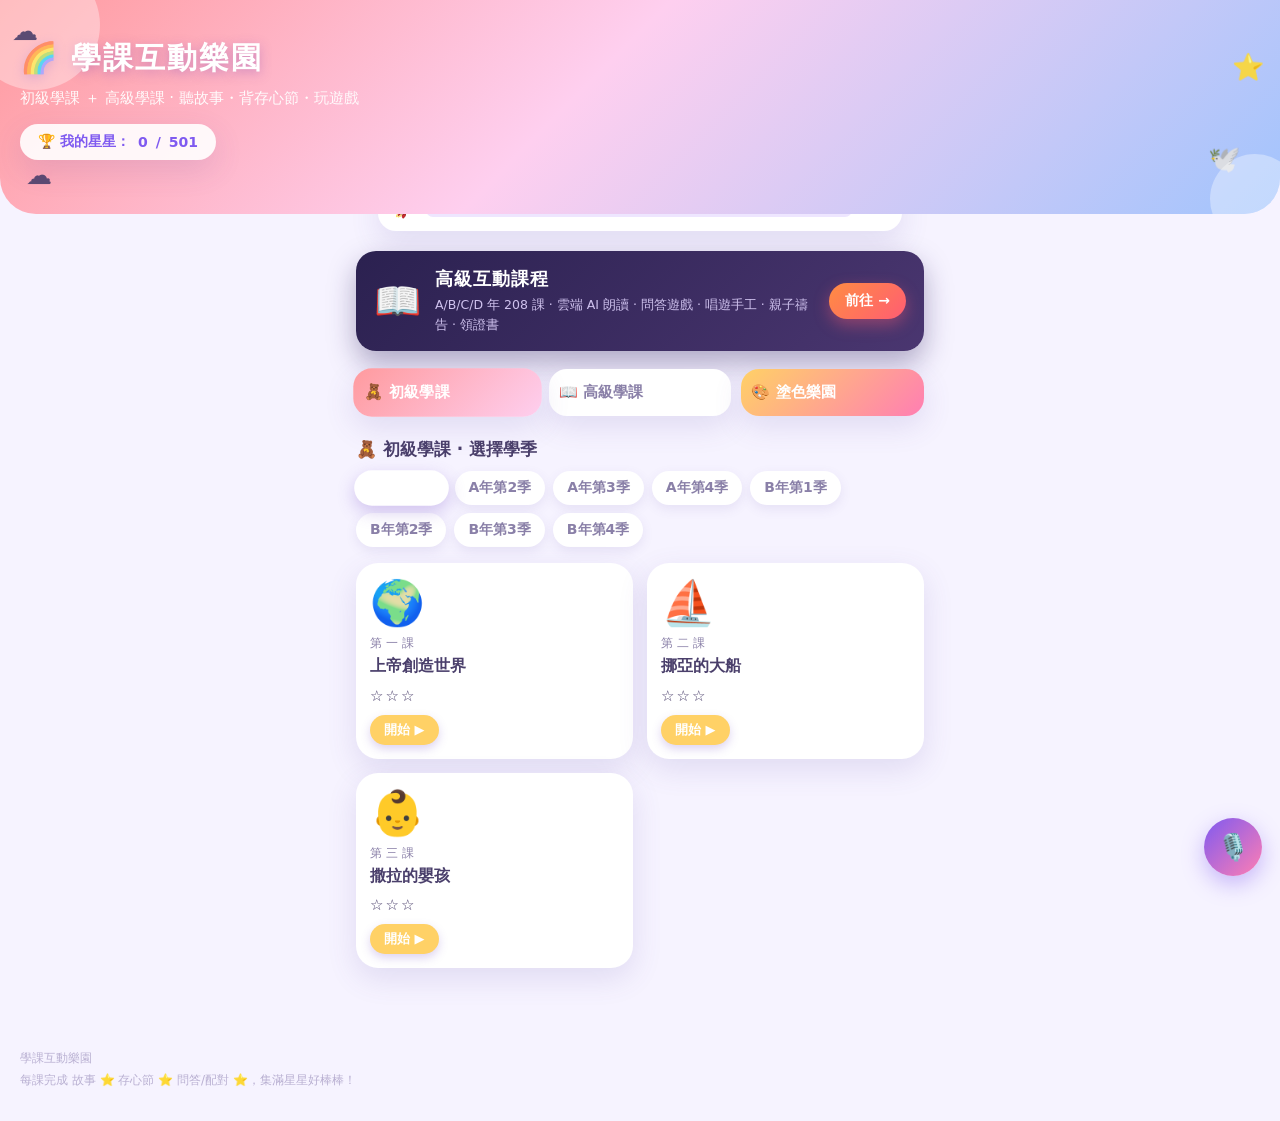
<file: index.html>
<!DOCTYPE html>
<html lang="zh-Hant">
<head>
<meta charset="UTF-8">
<meta name="viewport" content="width=device-width, initial-scale=1, viewport-fit=cover">
<title>學課互動樂園</title>
<link rel="stylesheet" href="css/style.css">
</head>
<body>
  <div class="hero">
    <span class="float" style="top:16px;left:12px;animation-delay:.2s">☁️</span>
    <span class="float" style="top:52px;right:16px;animation-delay:.8s">⭐</span>
    <span class="float" style="bottom:24px;left:26px;animation-delay:1.4s">☁️</span>
    <span class="float" style="bottom:40px;right:40px;animation-delay:.5s">🕊️</span>
    <h1>🌈 學課互動樂園</h1>
    <p class="sub">初級學課 ＋ 高級學課 · 聽故事・背存心節・玩遊戲</p>
    <div class="trophy">🏆 我的星星：<b id="starTotal">0</b> / <span id="starMax">0</span></div>
  </div>

  <div class="progress-wrap">
    <div class="progress-card">
      <span>🚀</span>
      <div class="bar"><i id="barFill"></i></div>
      <b id="pct">0%</b>
    </div>
  </div>


  <div class="sister-wrap">
    <a class="sister-card" href="https://lqjymnl2026.github.io/du-shu-ba/">
      <span class="sc-icon">📖</span>
      <span class="sc-body">
        <b>高級互動課程</b>
        <span>A/B/C/D 年 208 課 · 雲端 AI 朗讀 · 問答遊戲 · 唱遊手工 · 親子禱告 · 領證書</span>
      </span>
      <span class="sc-btn">前往 →</span>
    </a>
  </div>

  <div class="track-switch">
    <button class="track-btn on" data-track="chuji">🧸 初級學課</button>
    <button class="track-btn" data-track="gaoji">📖 高級學課</button>
    <a class="track-btn paint" href="coloring.html">🎨 塗色樂園</a>
  </div>

  <div class="quarters">
    <h2 id="qh">📚 選擇學季</h2>
    <div class="quarter-tabs" id="qtabs"></div>
  </div>

  <div class="lessons" id="lessons"></div>

  <div class="footer">
    學課互動樂園<br>
    每課完成 故事 ⭐ 存心節 ⭐ 問答/配對 ⭐，集滿星星好棒棒！
  </div>

  <button id="voiceFab" class="voice-fab">🎙️</button>
  <div id="voicePanel" class="voice-panel">
    <div class="voice-head">🎙️ 語音設置 <button id="voiceClose">✕</button></div>
    <div id="voiceList"></div>
    <div id="voiceStatus" class="voice-status"></div>
  </div>

  <div class="toast" id="toast"></div>
<script src="data/all_lessons.js"></script>
<script src="js/app.js"></script>
</body>
</html>
</file>
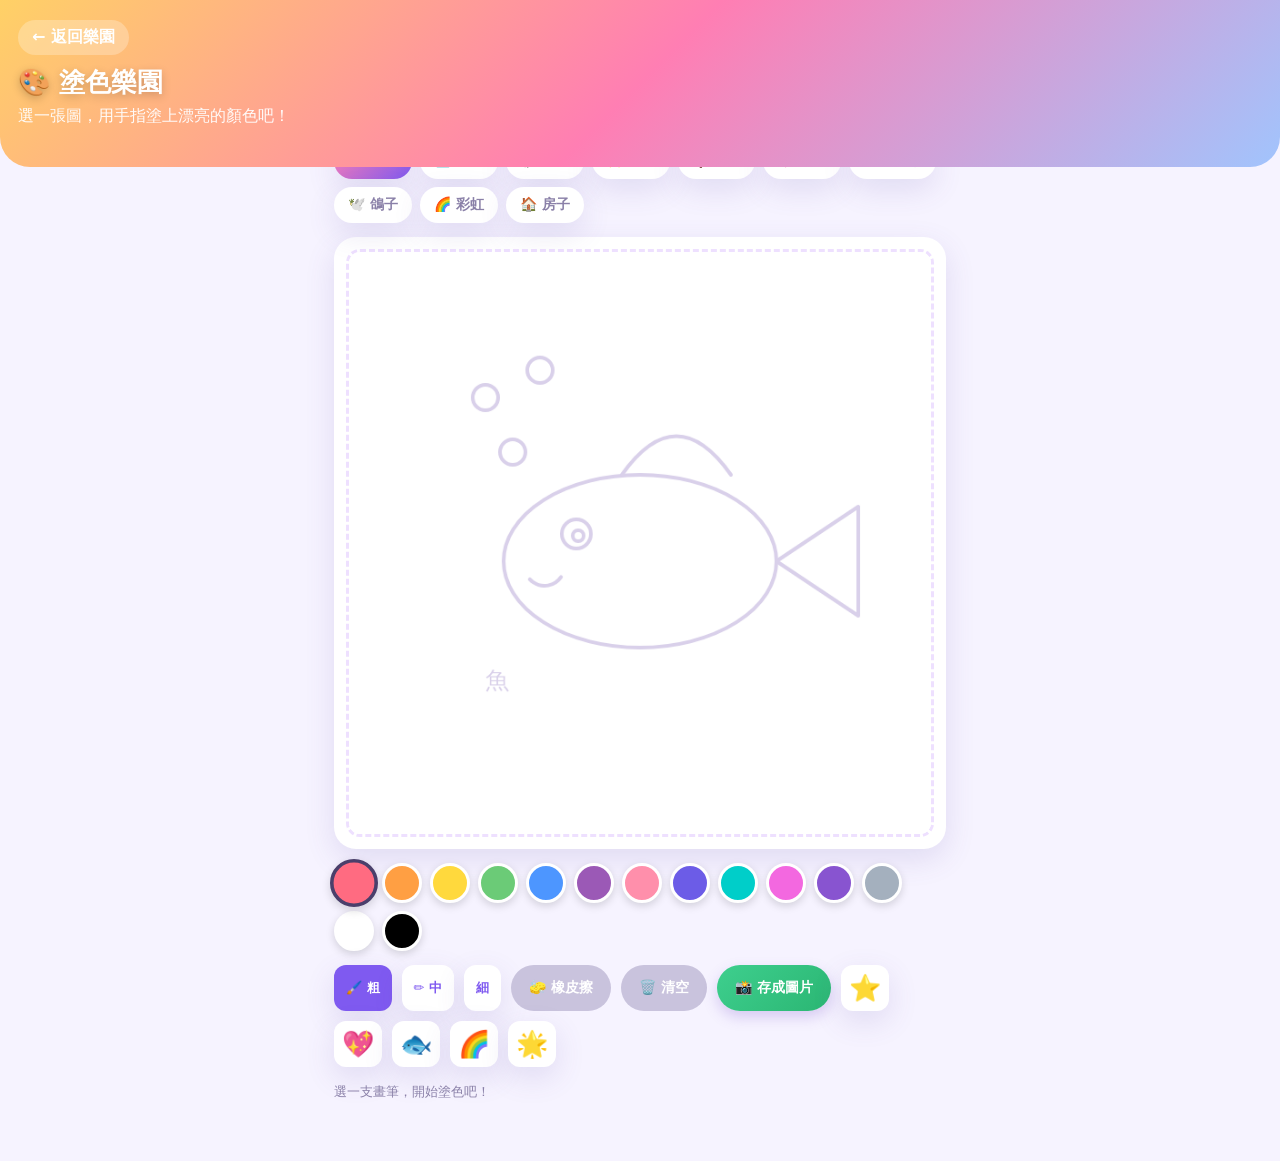
<file: coloring.html>
<!DOCTYPE html>
<html lang="zh-Hant">
<head>
<meta charset="UTF-8">
<meta name="viewport" content="width=device-width, initial-scale=1, viewport-fit=cover">
<title>塗色樂園 - 學課互動樂園</title>
<link rel="stylesheet" href="css/style.css">
<style>
.paint-hero{ background:linear-gradient(135deg,#ffd166,#ff7eb3,#a1c4fd); padding:20px 18px 40px; border-radius:0 0 30px 30px; color:#fff; position:relative; overflow:hidden; }
.paint-hero h1{ font-size:26px; text-shadow:0 3px 10px rgba(0,0,0,.2); }
.paint-body{ max-width:640px; margin:-24px auto 60px; padding:0 14px; }
.scene-tabs{ display:flex; gap:8px; flex-wrap:wrap; margin-bottom:14px; }
.scene-tab{ padding:9px 14px; border-radius:999px; background:#fff; box-shadow:var(--shadow); font-size:14px; font-weight:800; color:var(--sub); }
.scene-tab.on{ background:linear-gradient(135deg,var(--pink),var(--purple)); color:#fff; }
.canvas-wrap{ background:#fff; border-radius:var(--radius); box-shadow:var(--shadow); padding:12px; }
#cvs{ width:100%; height:auto; display:block; background:#fff; border-radius:14px; border:3px dashed #eee0ff; touch-action:none; }
.palette{ display:flex; flex-wrap:wrap; gap:8px; margin-top:14px; align-items:center; }
.swatch{ width:40px; height:40px; border-radius:50%; border:3px solid #fff; box-shadow:0 3px 8px rgba(0,0,0,.15); transition:transform .15s; }
.swatch.on{ transform:scale(1.2); border-color:#4a3f6b; }
.size-btn{ padding:8px 12px; border-radius:12px; background:#fff; box-shadow:var(--shadow); font-size:13px; font-weight:800; color:var(--purple); }
.size-btn.on{ background:var(--purple); color:#fff; }
.tools{ display:flex; gap:10px; flex-wrap:wrap; margin-top:14px; }
.stamp{ font-size:26px; padding:8px; border-radius:12px; background:#fff; box-shadow:var(--shadow); }
</style>
</head>
<body>
  <div class="paint-hero">
    <a class="back" href="index.html" style="display:inline-flex;align-items:center;gap:4px;color:#fff;font-weight:800;background:rgba(255,255,255,.25);padding:7px 14px;border-radius:999px;">← 返回樂園</a>
    <h1 style="margin-top:10px">🎨 塗色樂園</h1>
    <p style="margin-top:6px;opacity:.95">選一張圖，用手指塗上漂亮的顏色吧！</p>
  </div>

  <div class="paint-body">
    <div class="scene-tabs" id="scenes"></div>
    <div class="canvas-wrap">
      <canvas id="cvs" width="640" height="640"></canvas>
    </div>
    <div class="palette" id="palette"></div>
    <div class="tools">
      <button class="size-btn on" data-s="10">🖌️ 粗</button>
      <button class="size-btn" data-s="5">✏️ 中</button>
      <button class="size-btn" data-s="2">細</button>
      <button class="btn gray" id="eraser">🧽 橡皮擦</button>
      <button class="btn gray" id="clearBtn">🗑️ 清空</button>
      <button class="btn green" id="saveBtn">📸 存成圖片</button>
      <span class="stamp" data-e="⭐">⭐</span>
      <span class="stamp" data-e="💖">💖</span>
      <span class="stamp" data-e="🐟">🐟</span>
      <span class="stamp" data-e="🌈">🌈</span>
      <span class="stamp" data-e="🌟">🌟</span>
    </div>
    <div style="text-align:left;margin-top:16px;font-size:13px;color:var(--sub)" id="hint"></div>
  </div>

  <div class="toast" id="toast"></div>
<script src="data/all_lessons.js"></script>
<script src="js/coloring.js"></script>
</body>
</html>
</file>
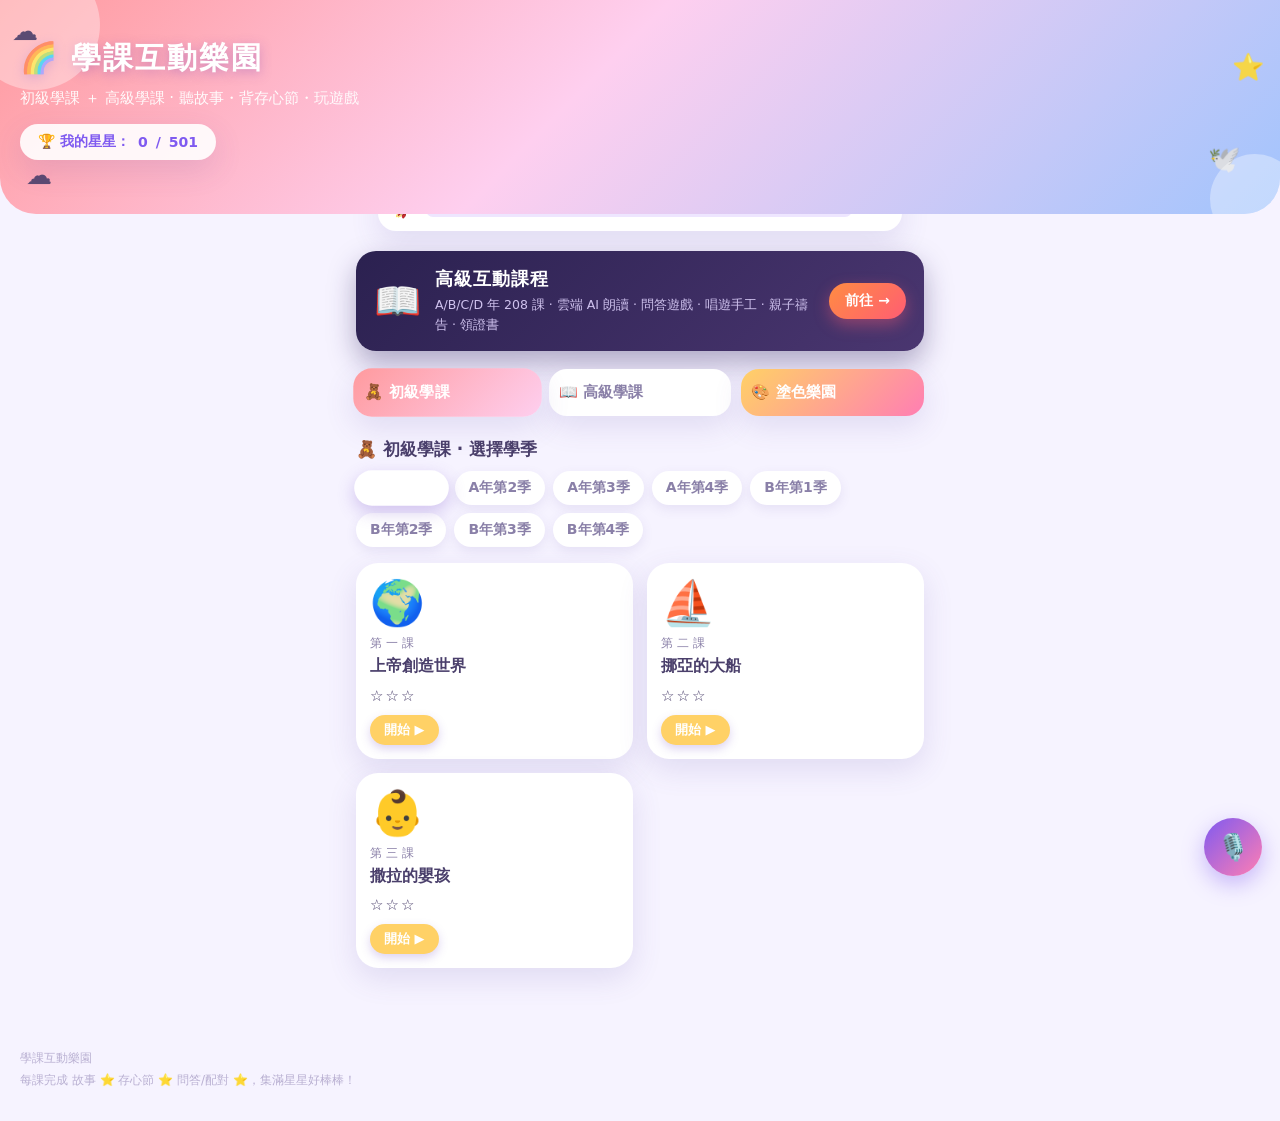
<file: lesson.html>
<!DOCTYPE html>
<html lang="zh-Hant">
<head>
<meta charset="UTF-8">
<meta name="viewport" content="width=device-width, initial-scale=1, viewport-fit=cover">
<title>課程 - 學課互動樂園</title>
<link rel="stylesheet" href="css/style.css">
</head>
<body>
  <div class="ltop" id="ltop">
    <a class="back" href="index.html">← 返回樂園</a><br>
    <span class="qchip" id="qchip"></span>
    <h1><span class="bigico" id="lico"></span><span id="ltitle"></span></h1>
  </div>

  <div class="lbody">
    <div class="card">
      <h3>📖 聖經出處</h3>
      <p class="scripture" id="ljingwen"></p>
    </div>

    <div class="card">
      <h3>💌 本課信息</h3>
      <span class="message-badge" id="lxinxi"></span>
    </div>

    <div class="card">
      <h3>📚 故事時間 <span class="chip" style="background:var(--blue)">第 1 關</span></h3>
      <div class="toolbar">
        <button class="btn play" id="playAll">🔊 全部朗讀</button>
        <button class="btn gray" id="stopAll">⏹ 停止</button>
      </div>
      <div id="story"></div>
      <div style="margin-top:12px;text-align:left">
        <button class="btn star" id="doneStory">⭐ 我聽完故事了！</button>
      </div>
    </div>

    <div class="card">
      <h3>💎 存心節 <span class="chip" style="background:var(--orange)">第 2 關</span></h3>
      <div class="verse-box">
        <div class="q">✦ 本課存心節 ✦</div>
        <div class="v" id="lcunxin"></div>
        <div class="ref" id="lref"></div>
      </div>
      <div class="toolbar" style="margin-top:12px">
        <button class="btn play" id="sayVerse">🔊 跟我讀</button>
        <button class="btn star" id="doneVerse">⭐ 我記住存心節了！</button>
      </div>
    </div>

    <div class="card" id="quizCard">
      <h3>🎯 互動問答 <span class="chip" style="background:var(--green)">第 3 關</span></h3>
      <div id="quiz"></div>
      <div style="text-align:left;margin-top:8px;font-size:13px;color:var(--sub)" id="quizHint">答對全部問題，就可以得到 ⭐</div>
    </div>

    <div class="card" id="matchCard">
      <h3>🔗 故事配對 <span class="chip" style="background:var(--green)">第 3 關</span></h3>
      <p class="scripture" style="margin-bottom:12px">點一張「故事片段」，再點它屬於哪一課，配對成功會連線喔！</p>
      <div id="matchBox"></div>
      <div style="text-align:left;margin-top:8px;font-size:13px;color:var(--sub)">全部配對成功，就可以得到 ⭐</div>
    </div>

    <div class="card">
      <h3>💖 生活回應</h3>
      <div class="action-box" id="laction"></div>
    </div>

    <div class="card">
      <h3>🎨 延伸遊戲</h3>
      <div class="toolbar">
        <a class="btn play" id="paintLink" href="coloring.html">🎨 去塗色</a>
        <button class="btn green" id="sayAll2">🔊 再聽一次</button>
      </div>
    </div>

    <div class="card">
      <h3>🏆 我的星星</h3>
      <div class="star-row" id="starRow">
        <div class="star-box" id="stStory"><span class="sico">⭐</span>故事</div>
        <div class="star-box" id="stVerse"><span class="sico">⭐</span>存心節</div>
        <div class="star-box" id="stThird"><span class="sico">⭐</span>第三關</div>
      </div>
    </div>

    <div style="text-align:left;margin-top:18px">
      <a class="btn green" id="nextBtn" href="index.html">✅ 完成！回到樂園</a>
    </div>
  </div>


  <button id="voiceFab" class="voice-fab">🎙️</button>
  <div id="voicePanel" class="voice-panel">
    <div class="voice-head">🎙️ 語音設置 <button id="voiceClose">✕</button></div>
    <div id="voiceList"></div>
    <div id="voiceStatus" class="voice-status"></div>
  </div>

  <div class="toast" id="toast"></div>
<script src="data/all_lessons.js"></script>
<script src="js/app.js"></script>
</body>
</html>
</file>
<file: css/style.css>
/* ===== 初级学课互动乐园 样式 ===== */
* { margin:0; padding:0; box-sizing:border-box; -webkit-tap-highlight-color:transparent; }
:root{
  --ink:#4a3f6b; --sub:#8a80a8; --card:#ffffff;
  --pink:#ff7eb3; --purple:#7f5af0; --orange:#ffb26b;
  --green:#3ecf8e; --blue:#5b9dfd; --yellow:#ffd166;
  --radius:22px; --shadow:0 10px 30px rgba(90,70,160,.14);
}
html{ -webkit-text-size-adjust:100%; }
body{
  font-family:"PingFang TC","PingFang HK","Noto Sans TC","Microsoft JhengHei",system-ui,sans-serif;
  color:var(--ink); background:#f6f3ff; min-height:100vh;
}
a{ color:inherit; text-decoration:none; }
button{ font-family:inherit; cursor:pointer; border:none; background:none; }

/* ---------- 首页 ---------- */
.hero{
  position:relative; padding:38px 20px 54px; text-align:left;
  background:linear-gradient(135deg,#ff9a9e 0%,#fecfef 45%,#a1c4fd 100%);
  border-radius:0 0 36px 36px; overflow:hidden;
}
.hero::before,.hero::after{ content:""; position:absolute; border-radius:50%; background:rgba(255,255,255,.35); }
.hero::before{ width:130px;height:130px; top:-40px; left:-30px; }
.hero::after{ width:90px;height:90px; bottom:-30px; right:-20px; }
.hero .float{ position:absolute; font-size:26px; animation:floaty 4s ease-in-out infinite; opacity:.9; }
.hero h1{ font-size:30px; color:#fff; text-shadow:0 3px 12px rgba(120,60,180,.35); letter-spacing:2px; }
.hero .sub{ margin-top:10px; color:#fff; font-size:15px; opacity:.95; }
.hero .trophy{
  display:inline-flex; align-items:center; gap:8px; margin-top:16px;
  background:rgba(255,255,255,.9); color:var(--purple); font-weight:700;
  padding:9px 18px; border-radius:999px; font-size:14px; box-shadow:var(--shadow);
}
.progress-wrap{ max-width:560px; margin:-26px auto 8px; padding:0 18px; }
.progress-card{
  background:var(--card); border-radius:18px; padding:12px 16px; box-shadow:var(--shadow);
  display:flex; align-items:center; gap:12px;
}
.progress-card .bar{ flex:1; height:14px; background:#eee6ff; border-radius:999px; overflow:hidden; }
.progress-card .bar i{ display:block; height:100%; width:0%; border-radius:999px;
  background:linear-gradient(90deg,var(--orange),var(--pink),var(--purple)); transition:width .6s ease; }
.progress-card b{ font-size:13px; color:var(--purple); white-space:nowrap; }

.quarters{ max-width:600px; margin:22px auto 6px; padding:0 16px; }
.quarters h2{ font-size:17px; margin-bottom:10px; display:flex; align-items:center; gap:6px; }
.quarter-tabs{ display:flex; gap:8px; flex-wrap:wrap; }
.qtab{
  padding:8px 14px; border-radius:999px; font-size:14px; font-weight:700;
  background:#fff; color:var(--sub); box-shadow:0 4px 12px rgba(90,70,160,.10); transition:.2s;
}
.qtab.on{ color:#fff; transform:scale(1.04); box-shadow:0 6px 16px rgba(120,80,200,.3); }

.lessons{ max-width:600px; margin:16px auto 80px; padding:0 16px; display:grid; grid-template-columns:1fr 1fr; gap:14px; }
.lesson-card{
  background:var(--card); border-radius:var(--radius); padding:18px 14px 14px; box-shadow:var(--shadow);
  transition:transform .18s ease, box-shadow .18s ease; position:relative; overflow:hidden;
}
.lesson-card:active{ transform:scale(.97); }
.lesson-card .icon{ font-size:44px; line-height:1; display:block; }
.lesson-card .lno{ font-size:12px; color:var(--sub); margin-top:10px; }
.lesson-card .ltitle{ font-size:16px; font-weight:800; margin-top:3px; line-height:1.35; }
.lesson-card .stars{ margin-top:10px; font-size:15px; letter-spacing:2px; }
.lesson-card .go{
  display:inline-block; margin-top:10px; padding:6px 14px; border-radius:999px;
  color:#fff; font-size:13px; font-weight:700; box-shadow:0 4px 10px rgba(120,80,200,.25);
}
.empty{ grid-column:1/-1; text-align:left; color:var(--sub); padding:30px 0; }


/* ---------- 姐妹站入口（高級互動課程） ---------- */
.sister-wrap{ max-width:600px; margin:20px auto 2px; padding:0 16px; }
.sister-card{
  display:flex; align-items:center; gap:14px; width:100%;
  background:linear-gradient(135deg,#2b2150,#4a3670); color:#fff; border-radius:20px;
  padding:16px 18px; box-shadow:0 12px 28px rgba(40,25,90,.35); transition:.2s;
  text-align:left;
}
.sister-card:hover{ transform:translateY(-3px); box-shadow:0 16px 34px rgba(40,25,90,.45); }
.sister-card .sc-icon{ font-size:38px; flex-shrink:0; }
.sister-card .sc-body{ flex:1; min-width:0; }
.sister-card .sc-body b{ font-size:18px; letter-spacing:1px; display:block; color:#fff; }
.sister-card .sc-body span{ font-size:12.5px; color:#cfc2ee; display:block; margin-top:4px; line-height:1.6; }
.sister-card .sc-btn{ background:linear-gradient(135deg,#ff8c42,#ff5d73); color:#fff; font-weight:900; font-size:14px;
  border-radius:999px; padding:9px 16px; flex-shrink:0; box-shadow:0 6px 16px rgba(255,93,115,.4); }

/* ---------- 课程页 ---------- */
.ltop{
  position:relative; padding:20px 18px 46px; color:#fff; overflow:hidden;
  background:linear-gradient(135deg,var(--lc1,#ff9a9e),var(--lc2,#fecfef));
}
.ltop .back{
  display:inline-flex; align-items:center; gap:4px; color:#fff; font-size:15px; font-weight:700;
  background:rgba(255,255,255,.25); padding:7px 14px; border-radius:999px; backdrop-filter:blur(4px);
}
.ltop .qchip{
  display:inline-block; margin-top:14px; background:rgba(255,255,255,.9); color:var(--purple);
  font-size:13px; font-weight:700; padding:5px 12px; border-radius:999px;
}
.ltop h1{ font-size:26px; margin-top:10px; text-shadow:0 3px 10px rgba(0,0,0,.15); display:flex; align-items:center; gap:10px; }
.ltop .bigico{ font-size:44px; }

.lbody{ max-width:620px; margin:-30px auto 80px; padding:0 16px; }
.card{
  background:var(--card); border-radius:var(--radius); box-shadow:var(--shadow);
  padding:20px 18px; margin-top:16px;
}
.card h3{ font-size:16px; display:flex; align-items:center; gap:8px; margin-bottom:12px; }
.card h3 .chip{ font-size:12px; color:#fff; padding:3px 9px; border-radius:999px; }

.scripture{ font-size:14px; color:var(--sub); line-height:1.7; }
.message-badge{
  display:block; text-align:left; font-size:21px; font-weight:900; color:#fff; padding:18px;
  border-radius:16px; background:linear-gradient(135deg,var(--pink),var(--purple)); box-shadow:0 8px 20px rgba(127,90,240,.3);
  letter-spacing:1px;
}

.story-para{
  background:#fdfaff; border:2px solid #f0e8ff; border-radius:16px; padding:16px;
  font-size:20px; line-height:1.9; margin-bottom:12px; color:#5b4a86; letter-spacing:.5px; position:relative;
}
.story-para .pnum{
  position:absolute; top:-10px; left:12px; background:var(--pink); color:#fff; font-size:11px;
  width:22px;height:22px;border-radius:50%; display:flex;align-items:center;justify-content:center; font-weight:700;
}
.story-para .say{ display:inline-block; margin-left:6px; font-size:17px; vertical-align:middle; }
.toolbar{ display:flex; gap:10px; flex-wrap:wrap; margin-bottom:12px; }
.btn{
  display:inline-flex; align-items:center; gap:6px; padding:10px 18px; border-radius:999px;
  font-size:14px; font-weight:800; color:#fff; box-shadow:0 6px 14px rgba(120,80,200,.25);
  transition:transform .15s; 
}
.btn:active{ transform:scale(.95); }
.btn.play{ background:linear-gradient(135deg,var(--blue),var(--purple)); }
.btn.star{ background:linear-gradient(135deg,var(--orange),var(--pink)); }
.btn.green{ background:linear-gradient(135deg,#3ecf8e,#2bb673); }
.btn.gray{ background:#c9c3dd; box-shadow:none; }

.verse-box{
  background:linear-gradient(135deg,#fff7e6,#ffeef5); border:2px dashed #ffc98a; border-radius:16px;
  padding:18px; text-align:left;
}
.verse-box .q{ font-size:11px; color:#c98a3d; letter-spacing:2px; }
.verse-box .v{ font-size:20px; font-weight:800; line-height:1.8; color:#8a5a1a; margin-top:6px; }
.verse-box .ref{ font-size:13px; color:#b08a4a; margin-top:8px; }

.q-item{ margin-bottom:18px; }
.q-item .qq{ font-size:16px; font-weight:800; margin-bottom:10px; }
.q-opts{ display:grid; gap:8px; }
.qopt{
  text-align:left; padding:12px 14px; border-radius:14px; border:2px solid #eee6ff; background:#fdfaff;
  font-size:15px; color:var(--ink); font-weight:600; transition:.2s; display:flex; align-items:center; gap:8px;
}
.qopt .key{ width:24px;height:24px;border-radius:50%;background:#eee6ff;color:var(--purple);display:inline-flex;align-items:center;justify-content:center;font-size:12px;font-weight:800;flex:none; }
.qopt.ok{ border-color:#3ecf8e; background:#eafaf2; }
.qopt.bad{ border-color:#ff7eb3; background:#fff0f5; animation:shake .4s; }
.qopt.dim{ opacity:.45; }

.action-box{
  background:linear-gradient(135deg,#eaf6ff,#f0eaff); border-radius:16px; padding:16px;
  font-size:16px; line-height:1.8; color:#4a6a8a; font-weight:600;
}

.star-row{ display:flex; gap:10px; margin-top:12px; }
.star-box{
  flex:1; text-align:left; padding:12px 6px; border-radius:14px; background:#f6f2ff;
  border:2px solid #eee6ff; font-size:13px; color:var(--sub); font-weight:700; transition:.3s;
}
.star-box .sico{ font-size:24px; display:block; margin-bottom:4px; filter:grayscale(1); opacity:.4; }
.star-box.got{ background:#fff8e6; border-color:#ffd166; color:#b8860b; }
.star-box.got .sico{ filter:none; opacity:1; animation:pop .4s; }

@keyframes floaty{ 0%,100%{transform:translateY(0)} 50%{transform:translateY(-12px)} }
@keyframes shake{ 0%,100%{transform:translateX(0)} 25%{transform:translateX(-6px)} 75%{transform:translateX(6px)} }
@keyframes pop{ 0%{transform:scale(.4)} 70%{transform:scale(1.2)} 100%{transform:scale(1)} }
@keyframes confetti{ 0%{transform:translateY(0) rotate(0); opacity:1} 100%{transform:translateY(140px) rotate(360deg); opacity:0} }
.confetti{ position:fixed; font-size:22px; pointer-events:none; z-index:99; animation:confetti 1.2s ease-out forwards; }

.toast{
  position:fixed; left:50%; bottom:34px; transform:translateX(-50%) translateY(20px);
  background:#4a3f6b; color:#fff; padding:12px 22px; border-radius:999px; font-size:14px; font-weight:700;
  opacity:0; transition:.3s; pointer-events:none; z-index:100; box-shadow:0 8px 20px rgba(0,0,0,.25);
}
.toast.show{ opacity:1; transform:translateX(-50%) translateY(0); }

.footer{ text-align:left; color:#b9b0d2; font-size:12px; padding:0 20px 30px; line-height:1.8; }

/* ---------- 双轨切换 ---------- */
.track-switch{ max-width:600px; margin:18px auto 4px; padding:0 16px; display:flex; gap:10px; flex-wrap:wrap; }
.track-btn{
  flex:1; min-width:100px; padding:14px 10px; border-radius:18px; font-size:15px; font-weight:900;
  background:#fff; color:var(--sub); box-shadow:var(--shadow); transition:.2s; text-align:left;
}
.track-btn.on{ color:#fff; transform:scale(1.03); }
.track-btn[data-track="chuji"].on{ background:linear-gradient(135deg,#ff9a9e,#fecfef); }
.track-btn[data-track="gaoji"].on{ background:linear-gradient(135deg,#5b9dfd,#7f5af0); }
.track-btn.paint{ background:linear-gradient(135deg,#ffd166,#ff7eb3); color:#fff; }

/* ---------- 配对连线 ---------- */
.match-wrap{ position:relative; }
.match-col{ display:flex; flex-direction:column; gap:10px; }
.match-col + .match-col{ margin-top:14px; }
.mcard{
  padding:13px 14px; border-radius:14px; background:#fdfaff; border:2px solid #eee6ff;
  font-size:14px; font-weight:700; color:#5b4a86; line-height:1.6; transition:.2s; position:relative;
}
.mcard.mq{ border-left:5px solid var(--pink); }
.mcard.mt{ border-left:5px solid var(--blue); text-align:left; }
.mcard.sel{ border-color:var(--purple); background:#f0eaff; transform:scale(1.02); }
.mcard.ok{ border-color:#3ecf8e; background:#eafaf2; }
.mcard.bad{ border-color:#ff7eb3; background:#fff0f5; animation:shake .4s; }
.mcard.dim{ opacity:.5; }
.match-lines{ position:absolute; top:0; left:0; width:100%; height:100%; pointer-events:none; overflow:visible; z-index:5; }

/* ---------- 语音设置 ---------- */
.voice-fab{
  position:fixed; right:18px; bottom:24px; width:58px; height:58px; border-radius:50%;
  background:linear-gradient(135deg,var(--purple),var(--pink)); color:#fff; font-size:26px;
  box-shadow:0 8px 22px rgba(127,90,240,.4); z-index:90; display:flex; align-items:center; justify-content:center;
}
.voice-panel{
  position:fixed; left:50%; bottom:96px; transform:translateX(-50%) translateY(20px);
  width:min(340px, 92vw); background:#fff; border-radius:20px; box-shadow:0 16px 40px rgba(60,40,120,.25);
  z-index:95; padding:16px; opacity:0; pointer-events:none; transition:.25s;
}
.voice-panel.show{ opacity:1; pointer-events:auto; transform:translateX(-50%) translateY(0); }
.voice-head{ display:flex; align-items:center; justify-content:space-between; font-weight:900; font-size:15px; margin-bottom:10px; }
.voice-head button{ font-size:14px; color:var(--sub); font-weight:800; padding:4px 8px; }
.vopt{
  display:block; width:100%; text-align:left; padding:11px 12px; border-radius:13px;
  border:2px solid #eee6ff; background:#fdfaff; margin-bottom:8px; transition:.2s;
}
.vopt b{ display:block; font-size:14px; color:var(--ink); }
.vopt span{ display:block; font-size:12px; color:var(--sub); margin-top:2px; }
.vopt.on{ border-color:var(--purple); background:#f0eaff; }
.vopt.on b{ color:var(--purple); }
.voice-status{ text-align:left; font-size:12px; color:var(--sub); margin-top:6px; }

/* ===== 全站文字左对齐（2026-08-14） ===== */
</file>
